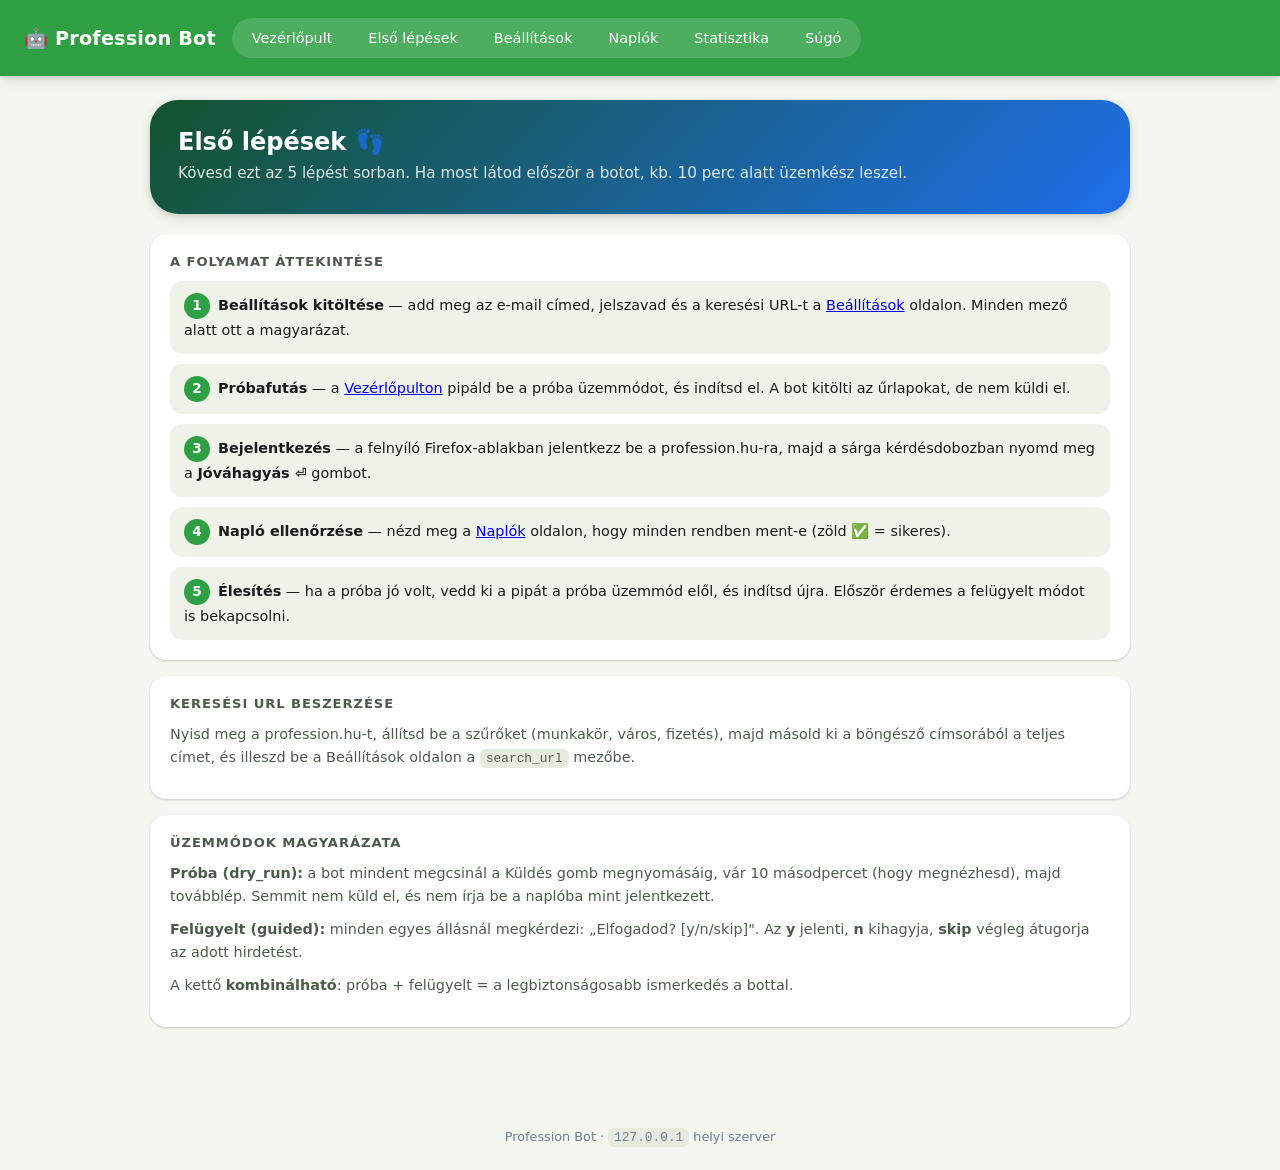
<file: static/guide.html>
<!DOCTYPE html>
<html lang="hu">
<head>
<meta charset="UTF-8">
<meta name="viewport" content="width=device-width, initial-scale=1.0">
<title>Első lépések – Profession Bot</title>
<link rel="stylesheet" href="/static/css/style.css">
</head>
<body>
<noscript><p style="padding:12px;text-align:center">Ehhez az oldalhoz JavaScript szükséges. Kérlek, engedélyezd a JavaScriptet a böngésződben.</p></noscript>
<header class="topbar">
<span class="logo">🤖 Profession Bot</span>
<nav>
<a href="/">Vezérlőpult</a>
<a href="/guide.html">Első lépések</a>
<a href="/config.html">Beállítások</a>
<a href="/logs.html">Naplók</a>
<a href="/stats.html">Statisztika</a>
<a href="/help.html">Súgó</a>
</nav>
</header>
<main>
<div class="hero">
<h1>Első lépések 👣</h1>
<p>Kövesd ezt az 5 lépést sorban. Ha most látod először a botot, kb. 10 perc alatt üzemkész leszel.</p>
</div>
<div class="card">
<h2>A folyamat áttekintése</h2>
<div class="steps">
<div class="step"><b class="num">1</b><b>Beállítások kitöltése</b> — add meg az e-mail címed, jelszavad és a keresési URL-t a <a href="config.html">Beállítások</a> oldalon. Minden mező alatt ott a magyarázat.</div>
<div class="step"><b class="num">2</b><b>Próbafutás</b> — a <a href="index.html">Vezérlőpulton</a> pipáld be a próba üzemmódot, és indítsd el. A bot kitölti az űrlapokat, de nem küldi el.</div>
<div class="step"><b class="num">3</b><b>Bejelentkezés</b> — a felnyíló Firefox-ablakban jelentkezz be a profession.hu-ra, majd a sárga kérdésdobozban nyomd meg a <b>Jóváhagyás ⏎</b> gombot.</div>
<div class="step"><b class="num">4</b><b>Napló ellenőrzése</b> — nézd meg a <a href="logs.html">Naplók</a> oldalon, hogy minden rendben ment-e (zöld ✅ = sikeres).</div>
<div class="step"><b class="num">5</b><b>Élesítés</b> — ha a próba jó volt, vedd ki a pipát a próba üzemmód elől, és indítsd újra. Először érdemes a felügyelt módot is bekapcsolni.</div>
</div>
</div>
<div class="card">
<h2>Keresési URL beszerzése</h2>
<p class="explain">Nyisd meg a profession.hu-t, állítsd be a szűrőket (munkakör, város, fizetés), majd másold ki a böngésző címsorából a teljes címet, és illeszd be a Beállítások oldalon a <code>search_url</code> mezőbe.</p>
</div>
<div class="card">
<h2>Üzemmódok magyarázata</h2>
<p class="explain"><b>Próba (dry_run):</b> a bot mindent megcsinál a Küldés gomb megnyomásáig, vár 10 másodpercet (hogy megnézhesd), majd továbblép. Semmit nem küld el, és nem írja be a naplóba mint jelentkezett.</p>
<p class="explain"><b>Felügyelt (guided):</b> minden egyes állásnál megkérdezi: „Elfogadod? [y/n/skip]". Az <b>y</b> jelenti, <b>n</b> kihagyja, <b>skip</b> végleg átugorja az adott hirdetést.</p>
<p class="explain">A kettő <b>kombinálható</b>: próba + felügyelt = a legbiztonságosabb ismerkedés a bottal.</p>
</div>
</main>
<footer>Profession Bot · <code>127.0.0.1</code> helyi szerver</footer>
<script src="/static/js/app.js"></script>
</body>
</html>
</file>
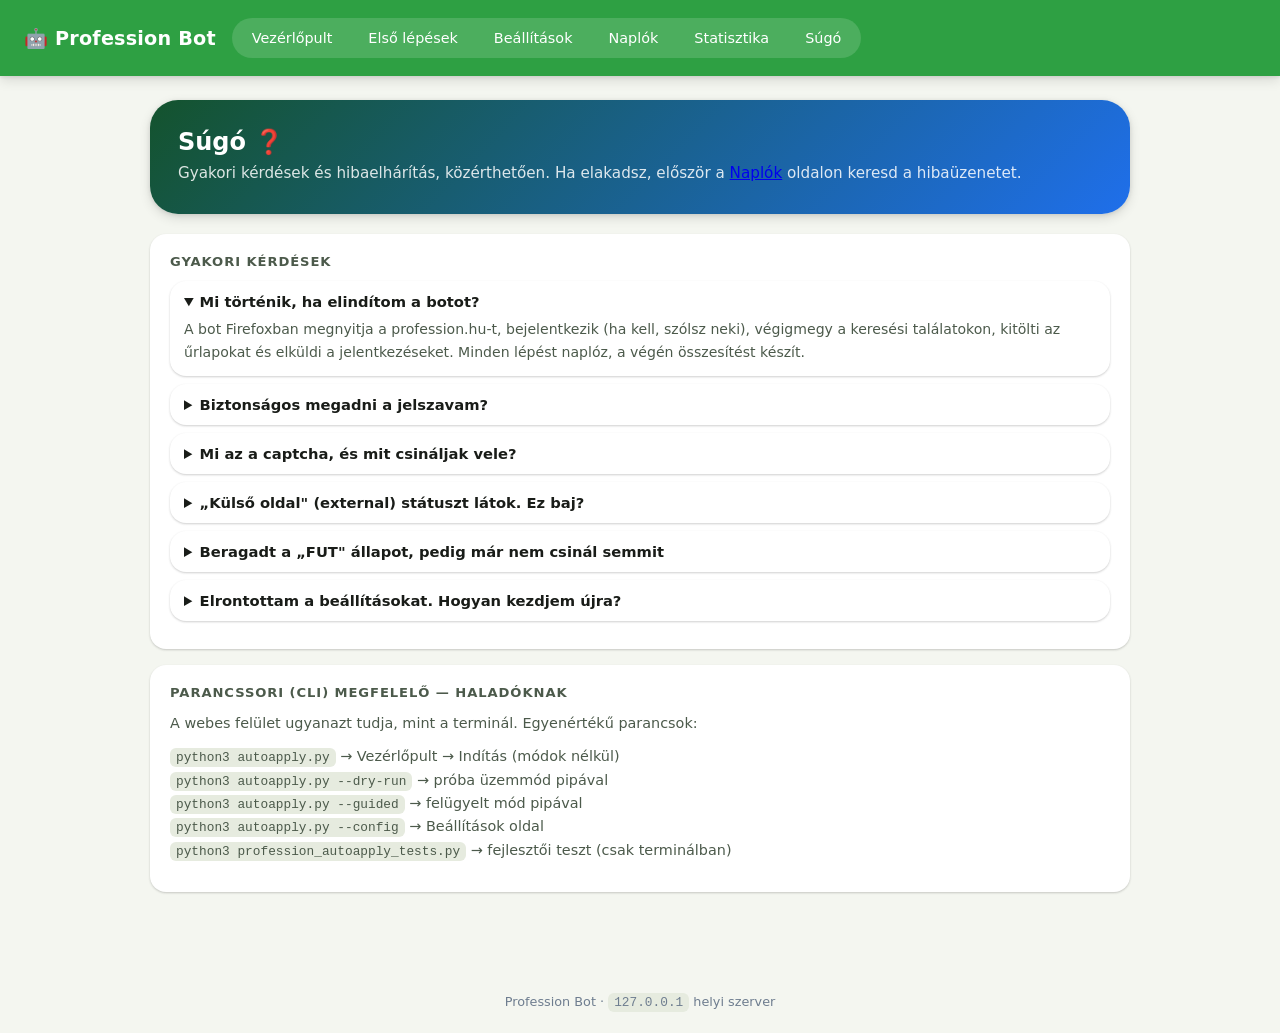
<file: static/help.html>
<!DOCTYPE html>
<html lang="hu">
<head>
<meta charset="UTF-8">
<meta name="viewport" content="width=device-width, initial-scale=1.0">
<title>Súgó – Profession Bot</title>
<link rel="stylesheet" href="/static/css/style.css">
</head>
<body>
<noscript><p style="padding:12px;text-align:center">Ehhez az oldalhoz JavaScript szükséges. Kérlek, engedélyezd a JavaScriptet a böngésződben.</p></noscript>
<header class="topbar">
<span class="logo">🤖 Profession Bot</span>
<nav>
<a href="/">Vezérlőpult</a>
<a href="/guide.html">Első lépések</a>
<a href="/config.html">Beállítások</a>
<a href="/logs.html">Naplók</a>
<a href="/stats.html">Statisztika</a>
<a href="/help.html">Súgó</a>
</nav>
</header>
<main>
<div class="hero">
<h1>Súgó ❓</h1>
<p>Gyakori kérdések és hibaelhárítás, közérthetően. Ha elakadsz, először a <a href="logs.html">Naplók</a> oldalon keresd a hibaüzenetet.</p>
</div>
<div class="card faq">
<h2>Gyakori kérdések</h2>
<details open><summary>Mi történik, ha elindítom a botot?</summary><p>A bot Firefoxban megnyitja a profession.hu-t, bejelentkezik (ha kell, szólsz neki), végigmegy a keresési találatokon, kitölti az űrlapokat és elküldi a jelentkezéseket. Minden lépést naplóz, a végén összesítést készít.</p></details>
<details><summary>Biztonságos megadni a jelszavam?</summary><p>A jelszó a saját gépeden, a <code>config.json</code> fájlban tárolódik, és a szerver csak a te gépeden (<code>127.0.0.1</code>) érhető el — külső hálózatról nem. Ettől még igaz: soha ne oszd meg a config fájlt, és használj egyedi jelszót.</p></details>
<details><summary>Mi az a captcha, és mit csináljak vele?</summary><p>Emberi ellenőrzés („bizonyítsd be, hogy nem vagy robot"). Ilyenkor a bot megáll és sárga dobozban kér. Oldd meg a felnyílt Firefox-ablakban, majd nyomd meg az <b>captcha kész</b> gombot a Vezérlőpulton.</p></details>
<details><summary>„Külső oldal" (external) státuszt látok. Ez baj?</summary><p>Nem. Azt jelenti, hogy az adott cég nem a profession.hu űrlapján, hanem saját/külső rendszerben (pl. Workday, Greenhouse) várja a jelentkezést — oda a bot nem tud automatikusan jelentkezni. Ezeket kézzel érdemes megnézni.</p></details>
<details><summary>Beragadt a „FUT" állapot, pedig már nem csinál semmit</summary><p>A Leállítás gomb kegyes leállást kér. Ha a böngészőablak már zárva van, de a jelvény még FUT: várj 10–20 másodpercet, frissíts, és ha kell, indítsd újra a szervert (<code>run.sh</code> / <code>run.bat</code> újra).</p></details>
<details><summary>Elrontottam a beállításokat. Hogyan kezdjem újra?</summary><p>A Beállítások oldalon javítsd ki és mentsd el — a következő indítás már az újat használja. Ha teljesen elvesztél: állítsd vissza a <code>config.json</code>-t a biztonsági másolatodból (érdemes menteni róla egyet az első jó beállítás után).</p></details>
</div>
<div class="card">
<h2>Parancssori (CLI) megfelelő — haladóknak</h2>
<p class="explain">A webes felület ugyanazt tudja, mint a terminál. Egyenértékű parancsok:</p>
<p class="explain"><code>python3 autoapply.py</code> → Vezérlőpult → Indítás (módok nélkül)<br>
<code>python3 autoapply.py --dry-run</code> → próba üzemmód pipával<br>
<code>python3 autoapply.py --guided</code> → felügyelt mód pipával<br>
<code>python3 autoapply.py --config</code> → Beállítások oldal<br>
<code>python3 profession_autoapply_tests.py</code> → fejlesztői teszt (csak terminálban)</p>
</div>
</main>
<footer>Profession Bot · <code>127.0.0.1</code> helyi szerver</footer>
<script src="/static/js/app.js"></script>
</body>
</html>
</file>
<file: static/css/style.css>
:root{
  --bg:#f4f6f0;
  --card:#ffffff;
  --surface-container:#eef2e9;
  --surface-container-high:#e6ebdf;
  --line:#dfe5d8;
  --txt:#191c18;
  --mut:#4c5a4b;
  --acc:#2ea043;
  --acc2:#2ea043;
  --on-primary:#ffffff;
  --primary-container:#c9f0d0;
  --on-primary-container:#0c3814;
  --secondary-container:#d8e2ff;
  --blue:#1f6feb;
  --warn:#9e6a03;
  --warnbg:#fff3d6;
  --danger:#ba1a1a;
  --danger-container:#ffdad6;
  --radius:16px;
  --md-elev-1:0 1px 2px rgba(0,0,0,.12),0 1px 3px rgba(0,0,0,.08);
  --md-elev-2:0 4px 12px rgba(0,0,0,.12),0 1px 4px rgba(0,0,0,.10);
  --md-elev-3:0 8px 24px rgba(0,0,0,.14),0 2px 8px rgba(0,0,0,.10);
}
*{box-sizing:border-box;margin:0;padding:0}
body{background:var(--bg);color:var(--txt);font-family:Roboto,system-ui,-apple-system,"Segoe UI",sans-serif;min-height:100vh;-webkit-font-smoothing:antialiased}
/* M3 top app bar — magasabb, elsődleges zöld felület, árnyékkal */
.topbar{position:sticky;top:0;z-index:10;background:var(--acc);color:#fff;border-bottom:none;padding:18px 24px;display:flex;gap:16px;align-items:center;flex-wrap:wrap;box-shadow:var(--md-elev-2)}
.topbar .logo{font-weight:700;font-size:1.2rem;letter-spacing:.01em;color:#fff}
.topbar nav{display:flex;gap:4px;flex-wrap:wrap;background:rgba(255,255,255,.14);border-radius:28px;padding:4px}
.topbar nav a{color:#fff;text-decoration:none;padding:8px 16px;border-radius:20px;font-size:.9rem;font-weight:500;transition:background .2s}
.topbar nav a:hover{background:rgba(255,255,255,.22);color:#fff}
.topbar nav a.active{background:#fff;color:#14532d;border-radius:20px;box-shadow:var(--md-elev-1)}
main{max-width:1020px;margin:0 auto;padding:24px 20px 60px}
.hero{background:linear-gradient(135deg,#14532d,#1f6feb);border:none;border-radius:28px;padding:28px;margin-bottom:20px;color:#fff;box-shadow:var(--md-elev-2)}
.hero h1{font-size:1.5rem;margin-bottom:6px;font-weight:700}
.hero p{color:rgba(255,255,255,.85);font-size:.95rem;line-height:1.55}
/* M3 elevated card */
.card{background:var(--card);border:none;border-radius:var(--radius);padding:20px;margin-bottom:16px;box-shadow:var(--md-elev-1)}
.card h2{font-size:.82rem;text-transform:uppercase;letter-spacing:.07em;color:var(--mut);margin-bottom:12px}
.card p.explain{color:var(--mut);font-size:.9rem;line-height:1.6;margin-bottom:10px}
.steps{display:grid;gap:10px;margin-top:10px}
.step{background:var(--surface-container);border:none;border-radius:12px;padding:12px 14px;font-size:.9rem;line-height:1.6}
.step b.num{display:inline-flex;width:26px;height:26px;border-radius:50%;background:var(--acc2);color:#fff;align-items:center;justify-content:center;margin-right:8px;font-size:.85rem}
.badge{display:inline-block;padding:5px 14px;border-radius:20px;font-size:.85rem;font-weight:700;background:#555;color:#fff}
.badge.running{background:var(--acc2);animation:pulse 1.6s infinite}
.badge.idle{background:#5f6368}
@keyframes pulse{50%{opacity:.6}}
.row{display:flex;gap:10px;flex-wrap:wrap;align-items:center;margin:10px 0}
/* M3 filled tonal buttons — pill */
button{background:var(--primary-container);color:var(--on-primary-container);border:none;border-radius:20px;padding:10px 24px;cursor:pointer;font-size:.92rem;font-weight:600;box-shadow:var(--md-elev-1);transition:box-shadow .2s,background .2s,transform .1s}
button:hover{background:#b6e7be;box-shadow:var(--md-elev-2)}
button:active{transform:scale(.98)}
button.danger{background:var(--danger-container);color:var(--danger)}
button.danger:hover{filter:brightness(.96)}
button.secondary{background:var(--surface-container-high);color:#1a2b1f;box-shadow:none}
button.secondary:hover{background:#dbe2d2}
button:disabled{opacity:.5;cursor:not-allowed;box-shadow:none}
/* FAB-szerű elsődleges Indítás gomb */
#btnStart{background:var(--acc);color:#fff;border-radius:20px;padding:14px 28px;font-size:1rem;box-shadow:var(--md-elev-3)}
#btnStart:hover{background:#35b24d;box-shadow:0 10px 28px rgba(46,160,67,.45)}
/* M3 filled text field — lágy háttér, alsó hangsúlysáv */
input[type=text],input[type=password],input[type=url],input[type=number],textarea,select{background:var(--surface-container);color:var(--txt);border:none;border-bottom:2px solid #8fa48e;border-radius:12px 12px 0 0;padding:12px 14px;width:100%;font-size:.9rem;transition:border-color .2s,background .2s}
input[type=text]:hover,input[type=password]:hover,input[type=url]:hover,input[type=number]:hover,textarea:hover,select:hover{background:var(--surface-container-high)}
input[type=text]:focus,input[type=password]:focus,input[type=url]:focus,input[type=number]:focus,textarea:focus,select:focus{outline:none;border-bottom-color:var(--acc);background:#e4edd9;box-shadow:0 1px 0 var(--acc)}
label{font-size:.85rem;color:var(--mut);display:block;margin-bottom:4px;font-weight:500}
label small{display:block;color:#6e7d8f;font-size:.78rem;margin-top:2px;line-height:1.5}
.check{display:flex!important;gap:8px;align-items:flex-start!important;background:var(--surface-container);border:none;border-radius:12px;padding:12px}
.check input{width:auto;margin-top:3px;accent-color:var(--acc)}
.form-grid{display:grid;grid-template-columns:1fr 1fr;gap:12px}
.form-grid .full{grid-column:1/-1}
textarea{min-height:90px;resize:vertical}
#pendingBox{display:none;background:var(--warnbg);border:none;border-radius:16px;padding:16px;margin-top:10px;box-shadow:var(--md-elev-1)}
#pendingBox.show{display:block}
#pendingBox .q{font-size:.95rem;margin-bottom:8px}
#logPre{background:#0d1117;color:#e8edf3;border:none;border-radius:16px;padding:14px;height:340px;overflow:auto;white-space:pre-wrap;font-family:ui-monospace,monospace;font-size:.8rem;line-height:1.6;box-shadow:var(--md-elev-1)}
.cards{display:grid;grid-template-columns:repeat(auto-fit,minmax(150px,1fr));gap:12px;margin:10px 0}
.stat{background:var(--card);border:none;border-radius:16px;padding:16px;text-align:center;box-shadow:var(--md-elev-1)}
.stat b{display:block;font-size:1.5rem}
.stat span{font-size:.75rem;color:var(--mut)}
.stat small{display:block;color:#6e7d8f;font-size:.72rem;margin-top:4px;line-height:1.4}
.table-wrap{overflow-x:auto;-webkit-overflow-scrolling:touch}
.table-wrap table{min-width:560px;width:100%;border-collapse:collapse;font-size:.85rem}
th,td{border-bottom:1px solid var(--line);padding:8px;text-align:left}
th{color:var(--mut);font-size:.78rem;text-transform:uppercase}
td{overflow-wrap:anywhere}
code{background:var(--surface-container-high);padding:2px 6px;border-radius:6px;font-size:.8rem;overflow-wrap:anywhere}
.hint{font-size:.82rem;color:#6e7d8f;margin-top:8px;line-height:1.55}
.msg{font-size:.88rem;margin-top:8px}
.msg.ok{color:#137333}.msg.err{color:var(--danger)}
.faq details{background:var(--card);border:none;border-radius:16px;padding:12px 14px;margin-bottom:8px;box-shadow:var(--md-elev-1)}
.faq summary{cursor:pointer;font-weight:600;font-size:.92rem}
.faq p{color:var(--mut);font-size:.88rem;line-height:1.65;margin-top:8px}
footer{text-align:center;color:#6e7d8f;font-size:.8rem;margin:26px 0}
.sr-only{position:absolute;width:1px;height:1px;overflow:hidden;clip:rect(0 0 0 0)}
button:focus-visible,input:focus-visible,select:focus-visible,textarea:focus-visible{outline:3px solid var(--blue);outline-offset:2px}
@media(max-width:640px){.form-grid{grid-template-columns:1fr}main{padding:16px 12px 50px}button{min-height:44px}.row button{flex:1 1 100%}#logPre{height:230px}th,td{padding:6px;font-size:.8rem}}
</file>
